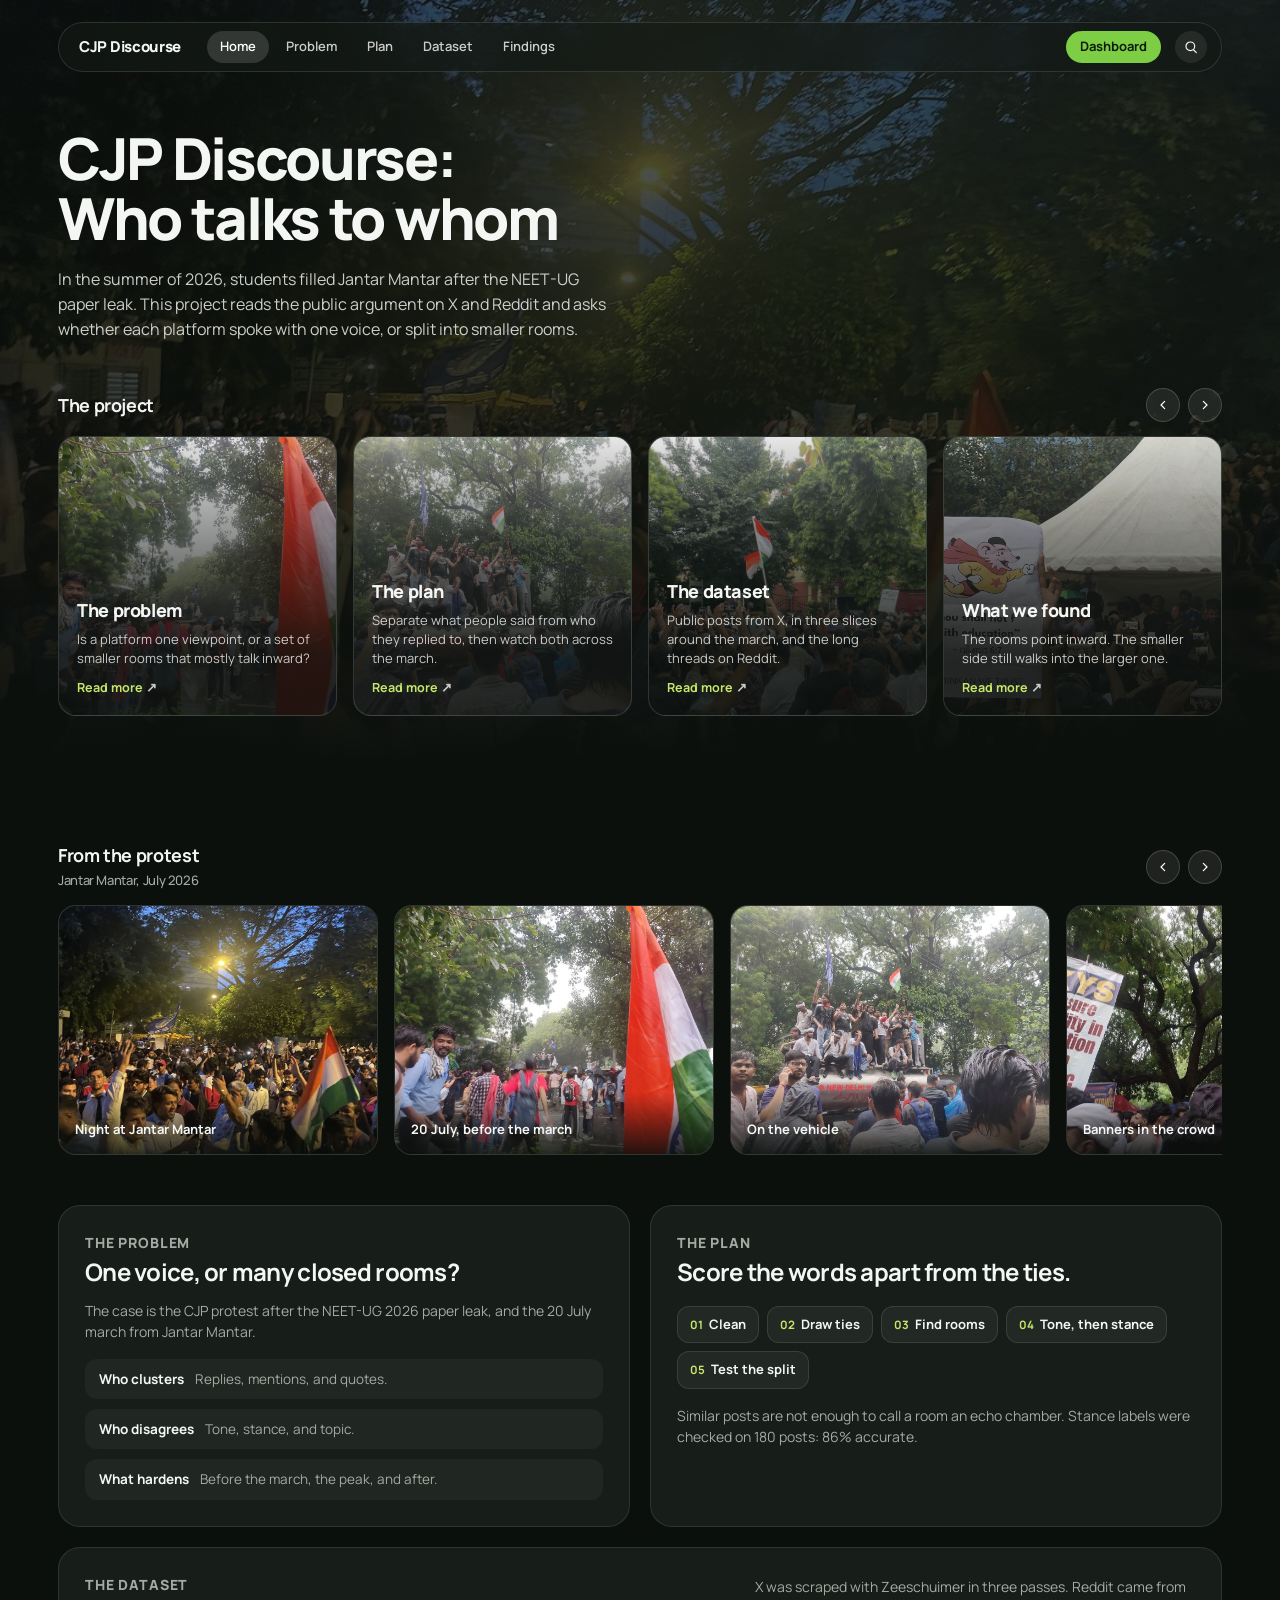
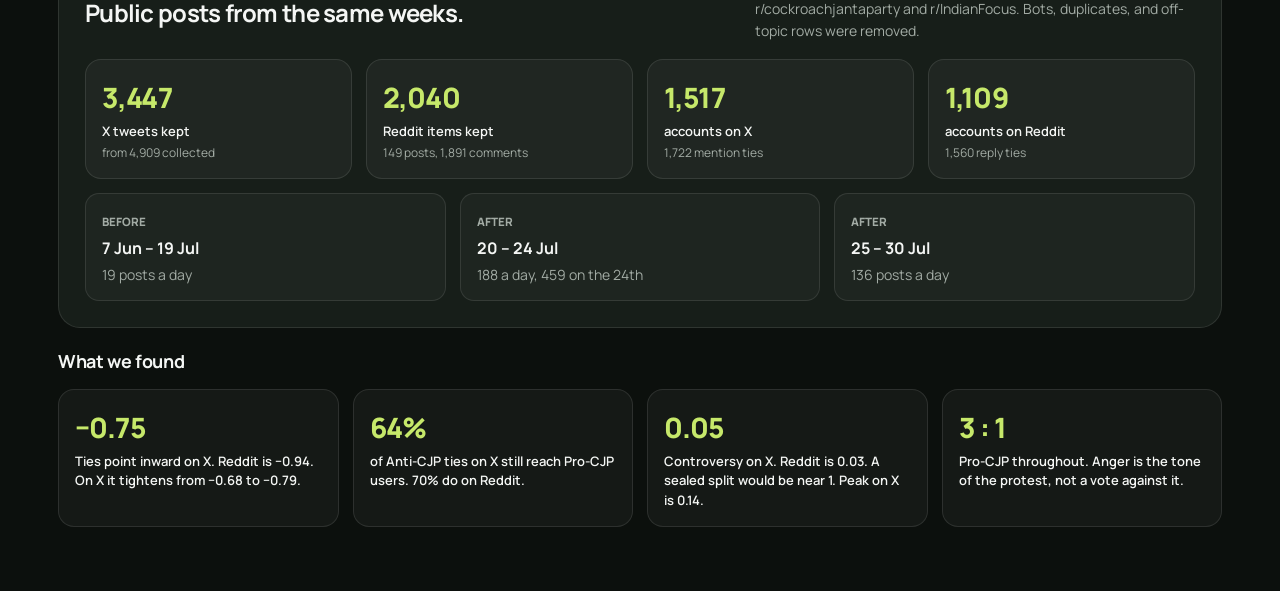
<file: index.html>
<!-- Sends a visitor who opens the project root to the CJP discourse landing page. -->
<!DOCTYPE html>
<html lang="en">
<head>
  <meta charset="utf-8">
  <meta name="viewport" content="width=device-width, initial-scale=1">
  <title>CJP Discourse</title>
  <link rel="canonical" href="landing/index.html">
  <meta http-equiv="refresh" content="0; url=landing/index.html">
  <script>location.replace("landing/index.html");</script>
</head>
<body>
  <p><a href="landing/index.html">CJP Discourse</a></p>
</body>
</html>
</file>
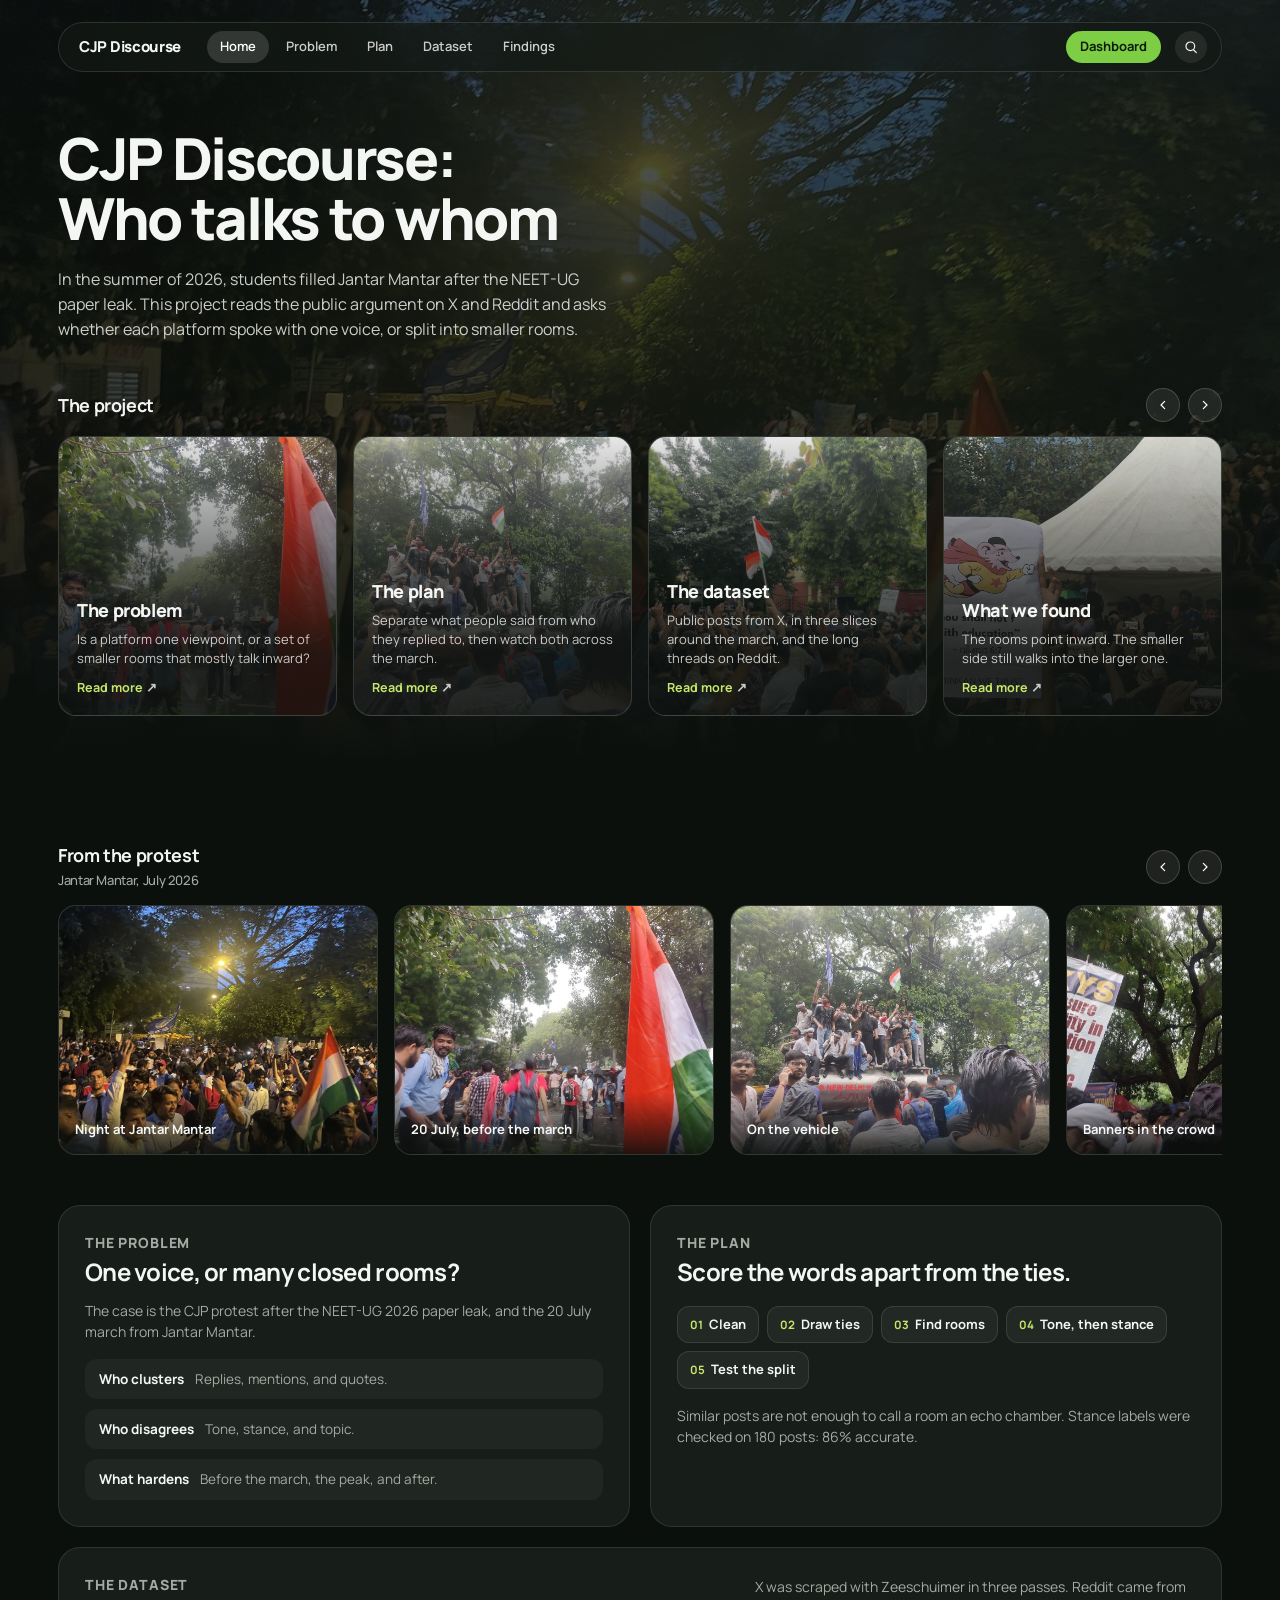
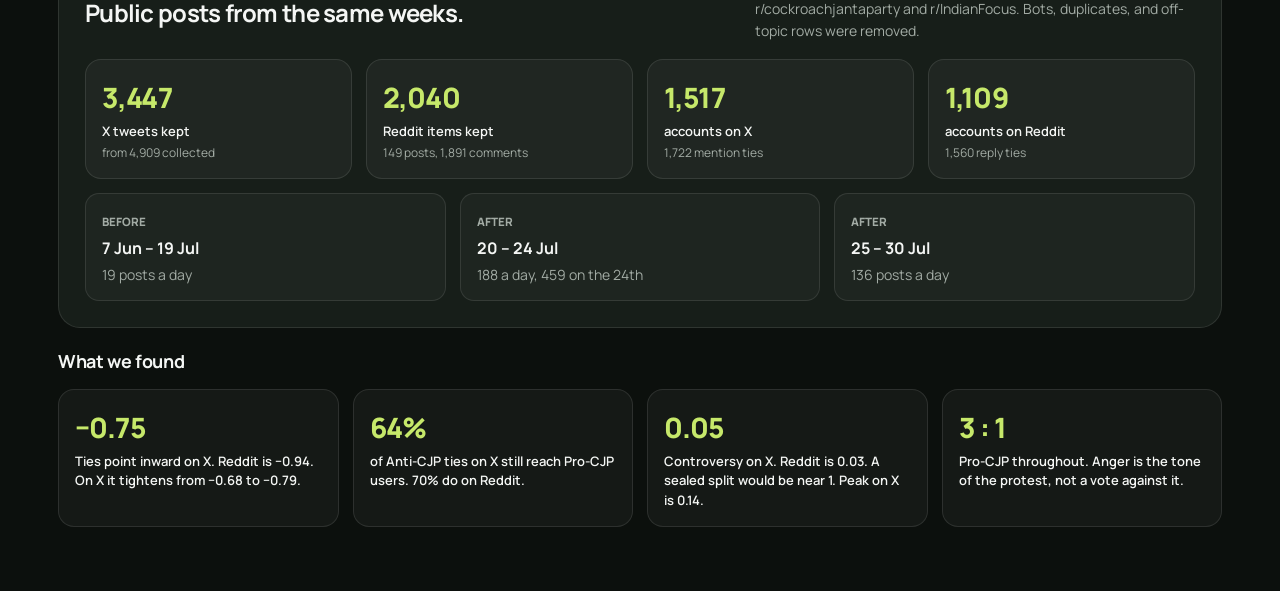
<file: landing/index.html>
<!--
  Landing page for the CJP–NEET discourse study.
  States the research problem, the plan, how the dataset was collected,
  and what the analysis found. Photographs are freely licensed shots
  from the 2026 protests the posts describe.
-->
<!DOCTYPE html>
<html lang="en">
<head>
  <meta charset="utf-8">
  <meta name="viewport" content="width=device-width, initial-scale=1">
  <title>CJP Discourse Analysis</title>
  <meta name="description" content="How the CJP–NEET protest was talked about on X and Reddit: the question, the plan, the dataset, and what the analysis found.">
  <link rel="preconnect" href="https://fonts.googleapis.com">
  <link rel="preconnect" href="https://fonts.gstatic.com" crossorigin>
  <link href="https://fonts.googleapis.com/css2?family=Manrope:wght@400;500;600;700;800&display=swap" rel="stylesheet">
  <link rel="stylesheet" href="styles.css">
</head>
<body>
  <a class="skip" href="#content">Skip to content</a>

  <header class="stage" id="home">
    <img class="stage-photo" src="images/jantar-wide.jpg" alt="A night crowd at the Jantar Mantar protest in Delhi, July 2026, under trees, with a tricolour raised on the right.">
    <div class="stage-shade" aria-hidden="true"></div>

    <div class="wrap">
      <nav class="nav" aria-label="Page">
        <a class="logo" href="#home">CJP Discourse</a>
        <button class="menu" type="button" aria-expanded="false" aria-controls="nav-links">Menu</button>
        <div id="nav-links" class="links">
          <a href="#home">Home</a>
          <a href="#problem">Problem</a>
          <a href="#plan">Plan</a>
          <a href="#dataset">Dataset</a>
          <a href="#findings">Findings</a>
        </div>
        <a class="dash" href="../dashboard/index.html">Dashboard</a>
        <button class="icon-btn" id="open-search" type="button" aria-label="Search this page">
          <svg viewBox="0 0 24 24" aria-hidden="true"><circle cx="11" cy="11" r="6.5" fill="none" stroke="currentColor" stroke-width="1.8"/><path d="M16 16.5 20 20.5" fill="none" stroke="currentColor" stroke-width="1.8" stroke-linecap="round"/></svg>
        </button>
      </nav>

      <div class="hero-copy">
        <h1>CJP Discourse:<br>Who talks to whom</h1>
        <p>In the summer of 2026, students filled Jantar Mantar after the NEET-UG paper leak. This project reads the public argument on X and Reddit and asks whether each platform spoke with one voice, or split into smaller rooms.</p>
      </div>

      <section class="row" aria-labelledby="featured-title">
        <div class="row-head">
          <h2 id="featured-title">The project</h2>
          <div class="arrows">
            <button class="arrow" type="button" data-scroll="featured" data-dir="-1" aria-label="Previous cards">
              <svg viewBox="0 0 24 24" aria-hidden="true"><path d="M14.5 6.5 9 12l5.5 5.5" fill="none" stroke="currentColor" stroke-width="1.8" stroke-linecap="round" stroke-linejoin="round"/></svg>
            </button>
            <button class="arrow" type="button" data-scroll="featured" data-dir="1" aria-label="Next cards">
              <svg viewBox="0 0 24 24" aria-hidden="true"><path d="M9.5 6.5 15 12l-5.5 5.5" fill="none" stroke="currentColor" stroke-width="1.8" stroke-linecap="round" stroke-linejoin="round"/></svg>
            </button>
          </div>
        </div>
        <div class="track" id="featured" tabindex="0">
          <a class="card" href="#problem">
            <img src="images/march-01.jpg" alt="Protesters on a wet road at Jantar Mantar on 20 July 2026, with a large tricolour in the foreground.">
            <span class="veil" aria-hidden="true"></span>
            <span class="card-body">
              <strong>The problem</strong>
              <span>Is a platform one viewpoint, or a set of smaller rooms that mostly talk inward?</span>
              <em>Read more <span aria-hidden="true">↗</span></em>
            </span>
          </a>
          <a class="card" href="#plan">
            <img src="images/march-08.jpg" alt="Protesters standing on a vehicle during the 20 July 2026 march at Jantar Mantar, one of them holding a tricolour.">
            <span class="veil" aria-hidden="true"></span>
            <span class="card-body">
              <strong>The plan</strong>
              <span>Separate what people said from who they replied to, then watch both across the march.</span>
              <em>Read more <span aria-hidden="true">↗</span></em>
            </span>
          </a>
          <a class="card" href="#dataset">
            <img src="images/evening.jpg" alt="A dense crowd at Jantar Mantar on 21 July 2026, many people holding phones up to record.">
            <span class="veil" aria-hidden="true"></span>
            <span class="card-body">
              <strong>The dataset</strong>
              <span>Public posts from X, in three slices around the march, and the long threads on Reddit.</span>
              <em>Read more <span aria-hidden="true">↗</span></em>
            </span>
          </a>
          <a class="card" href="#findings">
            <img src="images/bengaluru.jpg" alt="A handmade poster held up at a NEET protest in Bengaluru on 14 June 2026, with a Cockroach Janta Party tent behind the crowd.">
            <span class="veil" aria-hidden="true"></span>
            <span class="card-body">
              <strong>What we found</strong>
              <span>The rooms point inward. The smaller side still walks into the larger one.</span>
              <em>Read more <span aria-hidden="true">↗</span></em>
            </span>
          </a>
        </div>
      </section>
    </div>
  </header>

  <main id="content">
    <section class="row showcase wrap" aria-labelledby="photo-title">
      <div class="row-head">
        <h2 id="photo-title">From the protest <span>Jantar Mantar, July 2026</span></h2>
        <div class="arrows">
          <button class="arrow" type="button" data-scroll="photos" data-dir="-1" aria-label="Previous photograph">
            <svg viewBox="0 0 24 24" aria-hidden="true"><path d="M14.5 6.5 9 12l5.5 5.5" fill="none" stroke="currentColor" stroke-width="1.8" stroke-linecap="round" stroke-linejoin="round"/></svg>
          </button>
          <button class="arrow" type="button" data-scroll="photos" data-dir="1" aria-label="Next photograph">
            <svg viewBox="0 0 24 24" aria-hidden="true"><path d="M9.5 6.5 15 12l-5.5 5.5" fill="none" stroke="currentColor" stroke-width="1.8" stroke-linecap="round" stroke-linejoin="round"/></svg>
          </button>
        </div>
      </div>
      <div class="track photos" id="photos" tabindex="0">
        <figure class="slide">
          <img src="images/jantar-wide.jpg" alt="Night gathering at Jantar Mantar, Delhi, July 2026.">
          <figcaption>Night at Jantar Mantar</figcaption>
        </figure>
        <figure class="slide">
          <img src="images/march-01.jpg" alt="Rainy approach to the protest on 20 July 2026, tricolour in the foreground.">
          <figcaption>20 July, before the march</figcaption>
        </figure>
        <figure class="slide">
          <img src="images/march-08.jpg" alt="Protesters on a vehicle during the Jantar Mantar march on 20 July 2026.">
          <figcaption>On the vehicle</figcaption>
        </figure>
        <figure class="slide">
          <img src="images/march-22.jpg" alt="Protest banners held above a crowd under trees at Jantar Mantar on 20 July 2026.">
          <figcaption>Banners in the crowd</figcaption>
        </figure>
        <figure class="slide">
          <img src="images/evening.jpg" alt="Crowd at Jantar Mantar on 21 July 2026 recording the protest on their phones.">
          <figcaption>21 July, phones up</figcaption>
        </figure>
        <figure class="slide">
          <img src="images/bengaluru.jpg" alt="Poster at the Freedom Park protest in Bengaluru on 14 June 2026, Cockroach Janta Party tent behind.">
          <figcaption>Bengaluru, 14 June</figcaption>
        </figure>
      </div>
    </section>

    <div class="study wrap">
      <div class="split">
        <section class="panel" id="problem" data-search="The problem">
          <p class="kicker">The problem</p>
          <h2>One voice, or many closed rooms?</h2>
          <p>The case is the CJP protest after the NEET-UG 2026 paper leak, and the 20 July march from Jantar Mantar.</p>
          <ul class="lines">
            <li><b>Who clusters</b> Replies, mentions, and quotes.</li>
            <li><b>Who disagrees</b> Tone, stance, and topic.</li>
            <li><b>What hardens</b> Before the march, the peak, and after.</li>
          </ul>
        </section>

        <section class="panel" id="plan" data-search="The plan">
          <p class="kicker">The plan</p>
          <h2>Score the words apart from the ties.</h2>
          <ol class="stepper">
            <li><span>01</span>Clean</li>
            <li><span>02</span>Draw ties</li>
            <li><span>03</span>Find rooms</li>
            <li><span>04</span>Tone, then stance</li>
            <li><span>05</span>Test the split</li>
          </ol>
          <p>Similar posts are not enough to call a room an echo chamber. Stance labels were checked on 180 posts: 86% accurate.</p>
        </section>
      </div>

      <section class="panel" id="dataset" data-search="The dataset">
        <div class="panel-top">
          <div>
            <p class="kicker">The dataset</p>
            <h2>Public posts from the same weeks.</h2>
          </div>
          <p>X was scraped with Zeeschuimer in three passes. Reddit came from r/cockroachjantaparty and r/IndianFocus. Bots, duplicates, and off-topic rows were removed.</p>
        </div>
        <div class="metrics">
          <article><b>3,447</b><span>X tweets kept</span><small>from 4,909 collected</small></article>
          <article><b>2,040</b><span>Reddit items kept</span><small>149 posts, 1,891 comments</small></article>
          <article><b>1,517</b><span>accounts on X</span><small>1,722 mention ties</small></article>
          <article><b>1,109</b><span>accounts on Reddit</span><small>1,560 reply ties</small></article>
        </div>
        <div class="phases">
          <article><span>Before</span><strong>7 Jun – 19 Jul</strong><p>19 posts a day</p></article>
          <article><span>After</span><strong>20 – 24 Jul</strong><p>188 a day, 459 on the 24th</p></article>
          <article><span>After</span><strong>25 – 30 Jul</strong><p>136 posts a day</p></article>
        </div>
      </section>

      <section id="findings" data-search="What we found">
        <div class="row-head">
          <h2>What we found</h2>
        </div>
        <div class="stats">
          <article><b>−0.75</b><span>Ties point inward on X. Reddit is −0.94. On X it tightens from −0.68 to −0.79.</span></article>
          <article><b>64%</b><span>of Anti-CJP ties on X still reach Pro-CJP users. 70% do on Reddit.</span></article>
          <article><b>0.05</b><span>Controversy on X. Reddit is 0.03. A sealed split would be near 1. Peak on X is 0.14.</span></article>
          <article><b>3 : 1</b><span>Pro-CJP throughout. Anger is the tone of the protest, not a vote against it.</span></article>
        </div>
      </section>
    </div>
  </main>

  <!--
    Photo credit, kept off the page: night and 21 July crowds by Alnitak-Alnilam-Mintaka,
    20 July march by Sumita Roy Dutta (CC BY-SA 4.0); Bengaluru, 14 June, by Subin Siby (CC0).
  -->

  <dialog id="search" aria-labelledby="search-title">
    <form method="dialog">
      <h2 id="search-title">Search this page</h2>
      <input id="search-input" type="search" placeholder="Problem, plan, dataset, march…" autocomplete="off">
    </form>
    <ul id="search-hits"></ul>
  </dialog>

  <script src="app.js"></script>
</body>
</html>
</file>
<file: landing/styles.css>
/* CJP Discourse — Dark Editorial Landing Page */

:root {
  --bg: #0c100d;
  --surface: #141a16;
  --panel: #171e19;
  --border: rgba(255, 255, 255, 0.1);
  --ink: #f4f6f4;
  --muted: #a2aba4;
  --accent: #7dce45;
  --lime: #c6e86a;
  --radius: 18px;
}

* { box-sizing: border-box; }

html {
  scroll-behavior: smooth;
}

body {
  margin: 0;
  background: var(--bg);
  color: var(--ink);
  font-family: Manrope, "Segoe UI", sans-serif;
  -webkit-font-smoothing: antialiased;
  line-height: 1.5;
}

a { color: inherit; text-decoration: none; }
button, input { font: inherit; color: inherit; }

.skip {
  position: absolute;
  left: -9999px;
}

.wrap {
  max-width: 1220px;
  margin: 0 auto;
  padding: 0 28px;
  position: relative;
  z-index: 2;
}

/* Hero Stage */
.stage {
  position: relative;
  min-height: 760px;
  padding-top: 22px;
  padding-bottom: 42px;
  overflow: hidden;
  background: radial-gradient(circle at 70% 25%, #233326 0%, #0d120e 65%);
}

.stage-photo {
  position: absolute;
  inset: 0;
  width: 100%;
  height: 100%;
  object-fit: cover;
  z-index: 0;
  opacity: 0.52;
}

.stage-shade {
  position: absolute;
  inset: 0;
  z-index: 1;
  background: linear-gradient(180deg, rgba(12, 16, 13, 0.45) 0%, rgba(12, 16, 13, 0.65) 55%, #0c100d 100%);
}

/* Frosted Pill Navigation */
.nav {
  display: flex;
  align-items: center;
  gap: 14px;
  background: rgba(20, 26, 22, 0.68);
  backdrop-filter: blur(14px);
  -webkit-backdrop-filter: blur(14px);
  border: 1px solid rgba(255, 255, 255, 0.12);
  border-radius: 999px;
  padding: 8px 14px 8px 20px;
}

.logo {
  font-weight: 800;
  font-size: 15px;
  letter-spacing: -0.02em;
  margin-right: 12px;
  white-space: nowrap;
}

.links {
  display: flex;
  align-items: center;
  gap: 4px;
  flex: 1;
}

.links a {
  font-size: 13px;
  font-weight: 600;
  color: rgba(255, 255, 255, 0.78);
  padding: 6px 13px;
  border-radius: 999px;
  transition: background 0.15s, color 0.15s;
}

.links a:hover,
.links a:first-child {
  background: rgba(255, 255, 255, 0.14);
  color: #ffffff;
}

.dash {
  font-size: 13px;
  font-weight: 700;
  padding: 6px 14px;
  border-radius: 999px;
  background: var(--accent);
  color: #0f1d08;
  transition: opacity 0.15s;
}

.dash:hover { opacity: 0.9; }

.icon-btn {
  border: 0;
  background: rgba(255, 255, 255, 0.08);
  width: 32px;
  height: 32px;
  border-radius: 50%;
  display: inline-flex;
  align-items: center;
  justify-content: center;
  cursor: pointer;
}

.icon-btn svg { width: 16px; height: 16px; }

.menu {
  display: none;
  border: 1px solid var(--border);
  background: transparent;
  border-radius: 999px;
  padding: 5px 12px;
  font-size: 12.5px;
  cursor: pointer;
}

/* Hero Copy */
.hero-copy {
  margin-top: 56px;
  max-width: 680px;
}

.hero-copy h1 {
  margin: 0;
  font-size: clamp(38px, 5vw, 58px);
  font-weight: 800;
  letter-spacing: -0.04em;
  line-height: 1.04;
}

.hero-copy p {
  margin: 18px 0 0;
  font-size: 16px;
  line-height: 1.58;
  color: rgba(244, 246, 244, 0.82);
  max-width: 560px;
}

/* Carousel Rows */
.row {
  margin-top: 46px;
}

.row-head {
  display: flex;
  justify-content: space-between;
  align-items: center;
  margin-bottom: 14px;
}

.row-head h2 {
  margin: 0;
  font-size: 18px;
  font-weight: 700;
  letter-spacing: -0.02em;
}

.row-head h2 span {
  display: block;
  font-size: 13px;
  font-weight: 500;
  color: var(--muted);
  margin-top: 2px;
}

.arrows {
  display: flex;
  gap: 8px;
}

.arrow {
  width: 34px;
  height: 34px;
  border-radius: 50%;
  border: 1px solid rgba(255, 255, 255, 0.16);
  background: rgba(255, 255, 255, 0.08);
  color: #ffffff;
  display: inline-flex;
  align-items: center;
  justify-content: center;
  cursor: pointer;
  transition: background 0.15s;
}

.arrow:hover { background: rgba(255, 255, 255, 0.18); }
.arrow svg { width: 16px; height: 16px; }

.track {
  display: grid;
  grid-auto-flow: column;
  grid-auto-columns: minmax(275px, 1fr);
  gap: 16px;
  overflow-x: auto;
  scroll-snap-type: x mandatory;
  scrollbar-width: none;
  padding-bottom: 4px;
}

.track::-webkit-scrollbar { display: none; }

/* Featured Cards */
.card {
  position: relative;
  height: 280px;
  border-radius: var(--radius);
  overflow: hidden;
  border: 1px solid rgba(255, 255, 255, 0.12);
  background: linear-gradient(155deg, #223026 0%, #121714 100%);
  scroll-snap-align: start;
  display: flex;
  flex-direction: column;
  justify-content: flex-end;
  transition: transform 0.2s ease, border-color 0.2s ease;
}

.card:hover {
  transform: translateY(-3px);
  border-color: rgba(255, 255, 255, 0.28);
}

.card img {
  position: absolute;
  inset: 0;
  width: 100%;
  height: 100%;
  object-fit: cover;
  z-index: 0;
}

.veil {
  position: absolute;
  inset: 0;
  z-index: 1;
  background: linear-gradient(180deg, rgba(12, 16, 13, 0.1) 0%, rgba(12, 16, 13, 0.88) 78%);
}

.card-body {
  position: relative;
  z-index: 2;
  padding: 18px;
  display: flex;
  flex-direction: column;
  gap: 6px;
}

.card-body strong {
  font-size: 18px;
  font-weight: 800;
  letter-spacing: -0.02em;
}

.card-body span {
  font-size: 13px;
  color: rgba(244, 246, 244, 0.8);
  line-height: 1.45;
}

.card-body em {
  font-style: normal;
  font-size: 12.5px;
  font-weight: 700;
  color: var(--lime);
  margin-top: 4px;
}

/* Photo Showcase */
.showcase {
  padding-top: 34px;
  padding-bottom: 18px;
}

.photos {
  grid-auto-columns: minmax(320px, 420px);
}

.slide {
  margin: 0;
  position: relative;
  height: 250px;
  border-radius: var(--radius);
  overflow: hidden;
  border: 1px solid var(--border);
  background: linear-gradient(145deg, #1b241d 0%, #101511 100%);
  scroll-snap-align: start;
}

.slide img {
  width: 100%;
  height: 100%;
  object-fit: cover;
  display: block;
}

.slide figcaption {
  position: absolute;
  left: 0;
  right: 0;
  bottom: 0;
  padding: 28px 16px 14px;
  background: linear-gradient(180deg, transparent, rgba(10, 14, 11, 0.85));
  font-size: 13px;
  font-weight: 700;
}

/* Study Panels */
.study {
  padding-top: 28px;
  padding-bottom: 64px;
  display: flex;
  flex-direction: column;
  gap: 20px;
}

.split {
  display: grid;
  grid-template-columns: 1fr 1fr;
  gap: 20px;
}

.panel {
  background: var(--panel);
  border: 1px solid var(--border);
  border-radius: 22px;
  padding: 26px;
}

.kicker {
  margin: 0 0 6px;
  font-size: 11.5px;
  font-weight: 800;
  text-transform: uppercase;
  letter-spacing: 0.06em;
  color: var(--lime);
}

.panel h2 {
  margin: 0 0 10px;
  font-size: 24px;
  letter-spacing: -0.03em;
}

.panel p {
  margin: 0;
  color: var(--muted);
  font-size: 14px;
  line-height: 1.55;
}

.lines {
  list-style: none;
  padding: 0;
  margin: 16px 0 0;
  display: flex;
  flex-direction: column;
  gap: 10px;
}

.lines li {
  background: rgba(255, 255, 255, 0.04);
  border-radius: 12px;
  padding: 10px 14px;
  font-size: 13.5px;
  color: var(--muted);
}

.lines li b {
  color: var(--ink);
  margin-right: 8px;
}

.stepper {
  list-style: none;
  padding: 0;
  margin: 16px 0;
  display: flex;
  flex-wrap: wrap;
  gap: 8px;
}

.stepper li {
  background: rgba(255, 255, 255, 0.05);
  border: 1px solid var(--border);
  border-radius: 12px;
  padding: 8px 12px;
  font-size: 13px;
  font-weight: 700;
  display: flex;
  align-items: center;
  gap: 6px;
}

.stepper li span {
  color: var(--lime);
  font-size: 11.5px;
}

.panel-top {
  display: flex;
  justify-content: space-between;
  align-items: flex-end;
  gap: 20px;
  margin-bottom: 18px;
}

.panel-top p {
  max-width: 440px;
}

.metrics,
.stats {
  display: grid;
  grid-template-columns: repeat(4, 1fr);
  gap: 14px;
}

.metrics article,
.stats article {
  background: rgba(255, 255, 255, 0.04);
  border: 1px solid var(--border);
  border-radius: 16px;
  padding: 16px;
}

.metrics b,
.stats b {
  display: block;
  font-size: 28px;
  font-weight: 800;
  letter-spacing: -0.03em;
  color: var(--lime);
}

.metrics span,
.stats span {
  display: block;
  font-size: 13px;
  font-weight: 600;
  margin-top: 4px;
}

.metrics small {
  display: block;
  font-size: 12px;
  color: var(--muted);
  margin-top: 2px;
}

.phases {
  display: grid;
  grid-template-columns: repeat(3, 1fr);
  gap: 14px;
  margin-top: 14px;
}

.phases article {
  background: rgba(255, 255, 255, 0.03);
  border: 1px solid var(--border);
  border-radius: 14px;
  padding: 14px 16px;
}

.phases span {
  font-size: 11.5px;
  font-weight: 800;
  text-transform: uppercase;
  color: var(--muted);
}

.phases strong {
  display: block;
  font-size: 16px;
  margin: 4px 0;
}

/* Search Dialog */
dialog {
  background: var(--panel);
  color: var(--ink);
  border: 1px solid rgba(255, 255, 255, 0.16);
  border-radius: 18px;
  padding: 20px;
  width: min(480px, 92vw);
}

dialog::backdrop {
  background: rgba(0, 0, 0, 0.65);
  backdrop-filter: blur(4px);
}

dialog input {
  width: 100%;
  background: rgba(255, 255, 255, 0.06);
  border: 1px solid var(--border);
  border-radius: 10px;
  padding: 10px 12px;
  margin-top: 10px;
  outline: none;
}

#search-hits {
  list-style: none;
  padding: 0;
  margin: 12px 0 0;
  display: flex;
  flex-direction: column;
  gap: 6px;
}

#search-hits a {
  display: block;
  padding: 8px 10px;
  border-radius: 8px;
  background: rgba(255, 255, 255, 0.05);
  font-size: 13px;
  font-weight: 600;
}

@media (max-width: 900px) {
  .split, .metrics, .stats, .phases, .panel-top {
    grid-template-columns: 1fr;
    flex-direction: column;
    align-items: flex-start;
  }
  .links { display: none; }
  .links.open {
    display: flex;
    flex-direction: column;
    position: absolute;
    top: 66px;
    left: 28px;
    right: 28px;
    background: var(--panel);
    border: 1px solid var(--border);
    border-radius: 16px;
    padding: 10px;
  }
  .menu { display: inline-block; margin-left: auto; }
}
</file>
